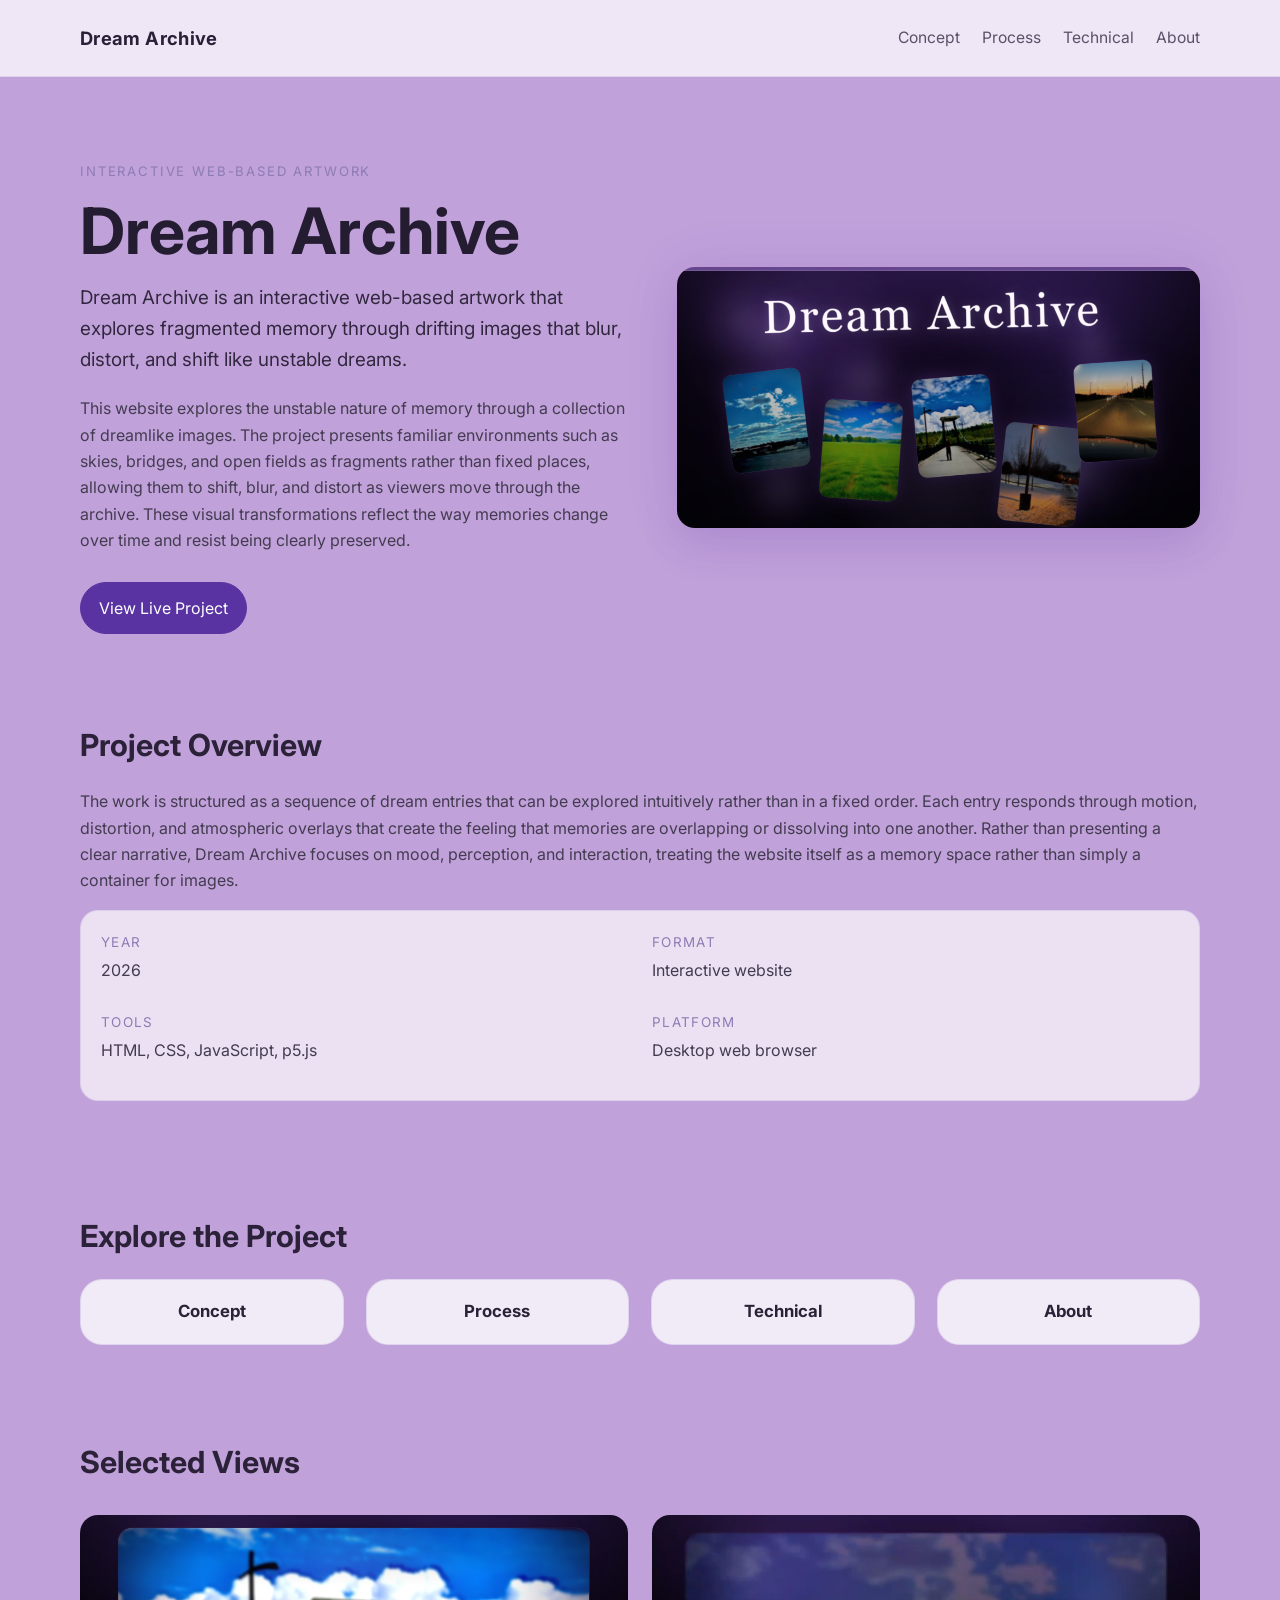
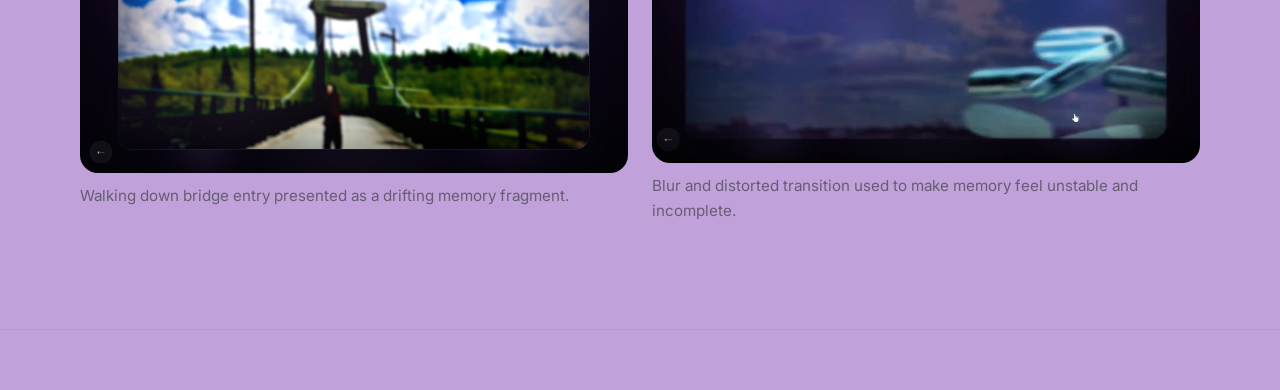
<file: index.html>
<!DOCTYPE html>
<html lang="en">
<head>
  <meta charset="UTF-8" />
  <meta name="viewport" content="width=device-width, initial-scale=1.0" />
  <title>Dream Archive</title>
  <link rel="preconnect" href="https://fonts.googleapis.com" />
  <link rel="preconnect" href="https://fonts.gstatic.com" crossorigin />
  <link href="https://fonts.googleapis.com/css2?family=Inter:wght@300;400;600;700&display=swap" rel="stylesheet" />
  <link rel="stylesheet" href="style.css" />
</head>
<body>
  <header class="site-header">
    <div class="container nav-wrap">
      <a href="index.html" class="site-title">Dream Archive</a>
      <nav class="site-nav">
        <a href="concept.html">Concept</a>
        <a href="process.html">Process</a>
        <a href="technical.html">Technical</a>
        <a href="about.html">About</a>
      </nav>
    </div>
  </header>

  <main>
    <section class="hero">
      <div class="container hero-grid">
        <div class="hero-text">
          <p class="eyebrow">Interactive Web-Based Artwork</p>
          <h1>Dream Archive</h1>

          <p class="one-line">
            Dream Archive is an interactive web-based artwork that explores fragmented memory through drifting images that blur, distort, and shift like unstable dreams.
          </p>

          <p class="overview">
           This website explores the unstable nature of memory through a collection of dreamlike images. The project presents familiar environments such as skies, bridges, and open fields as fragments rather than fixed places, allowing them to shift, blur, and distort as viewers move through the archive. These visual transformations reflect the way memories change over time and resist being clearly preserved.
          </p>

          <div class="button-group">
            <a class="button primary" href="https://kissafatima114.github.io/dreamarchive/" target="_blank">View Live Project</a>
            
          </div>
        </div>

        <div class="hero-media">
          <img src="images/hero.jpg" alt="Homepage view of Dream Archive" />
        </div>
      </div>
    </section>

    <section class="container section">
      <div class="section-heading">
        <h2>Project Overview</h2>
      </div>

      <p class="section-text">
        The work is structured as a sequence of dream entries that can be explored intuitively rather than in a fixed order. Each entry responds through motion, distortion, and atmospheric overlays that create the feeling that memories are overlapping or dissolving into one another. Rather than presenting a clear narrative, Dream Archive focuses on mood, perception, and interaction, treating the website itself as a memory space rather than simply a container for images.
      </p>

      <div class="project-details">
        <div class="details-grid">
          <div class="detail-item">
            <span>Year</span>
            <p>2026</p>
          </div>
          <div class="detail-item">
            <span>Format</span>
            <p>Interactive website</p>
          </div>
          <div class="detail-item">
            <span>Tools</span>
            <p>HTML, CSS, JavaScript, p5.js</p>
          </div>
          <div class="detail-item">
            <span>Platform</span>
            <p>Desktop web browser</p>
          </div>
        </div>
      </div>
    </section>

    <section class="container section">
      <div class="section-heading">
        <h2>Explore the Project</h2>
      </div>

      <div class="card-grid small-cards">

  <a class="card" href="concept.html">
    <h3>Concept</h3>
  </a>

  <a class="card" href="process.html">
    <h3>Process</h3>
  </a>

  <a class="card" href="technical.html">
    <h3>Technical</h3>
  </a>

  <a class="card" href="about.html">
    <h3>About</h3>
  </a>

</div>
    </section>

    <section class="container section">
      <div class="section-heading">
        <h2>Selected Views</h2>
      </div>

      <div class="image-grid">
        <figure>
          <img src="images/entry1.jpg" alt="Dream Archive landscape entry" />
          <figcaption>Walking down bridge entry presented as a drifting memory fragment.</figcaption>
        </figure>

        <figure>
          <img src="images/entry2.jpg" alt="Dream Archive blurred transition" />
          <figcaption>Blur and distorted transition used to make memory feel unstable and incomplete.</figcaption>
        </figure>
      </div>
    </section>
  </main>

  <footer class="site-footer">
    <div class="container footer-wrap">
    
   
    </div>
  </footer>
</body>
</html>
</file>
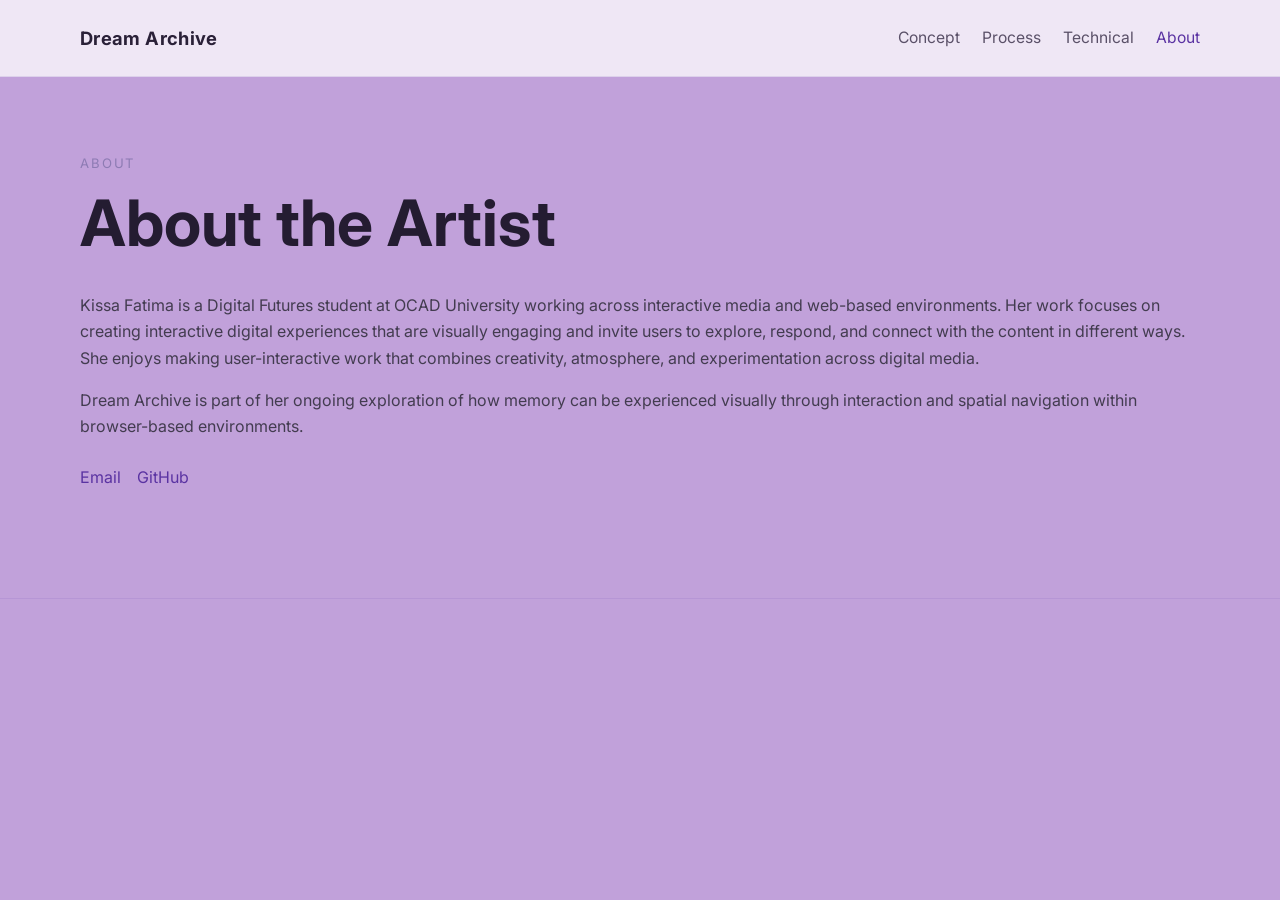
<file: about.html>
<!DOCTYPE html>
<html lang="en">
<head>
  <meta charset="UTF-8" />
  <meta name="viewport" content="width=device-width, initial-scale=1.0" />
  <title>About | Dream Archive</title>
  <link rel="preconnect" href="https://fonts.googleapis.com" />
  <link rel="preconnect" href="https://fonts.gstatic.com" crossorigin />
  <link href="https://fonts.googleapis.com/css2?family=Inter:wght@300;400;600;700&display=swap" rel="stylesheet" />
  <link rel="stylesheet" href="style.css" />
</head>
<body>
  <header class="site-header">
    <div class="container nav-wrap">
      <a href="index.html" class="site-title">Dream Archive</a>
      <nav class="site-nav">
        <a href="concept.html">Concept</a>
        <a href="process.html">Process</a>
        <a href="technical.html">Technical</a>
        <a href="about.html" class="active">About</a>
      </nav>
    </div>
  </header>

  <main class="container page">
    <p class="eyebrow">About</p>
    <h1>About the Artist</h1>

    <div class="text-block">

    </div>

      <div class="about-text">
        <p>
          Kissa Fatima is a Digital Futures student at OCAD University working across interactive media and web-based environments. Her work focuses on creating interactive digital experiences that are visually engaging and invite users to explore, respond, and connect with the content in different ways. She enjoys making user-interactive work that combines creativity, atmosphere, and experimentation across digital media.
        </p>

        <p>
          Dream Archive is part of her ongoing exploration of how memory can be experienced visually through interaction and spatial navigation within browser-based environments.
        </p>

        <div class="link-list">
          <a href="mailto:kissafatima114@yahoo.com">Email</a>
          <a href="https://github.com/kissafatima114" target="_blank">GitHub</a>
        
        </div>
      </div>
    </div>
  </main>

  <footer class="site-footer">
    <div class="container footer-wrap">
      
     
    </div>
  </footer>
</body>
</html>
</file>
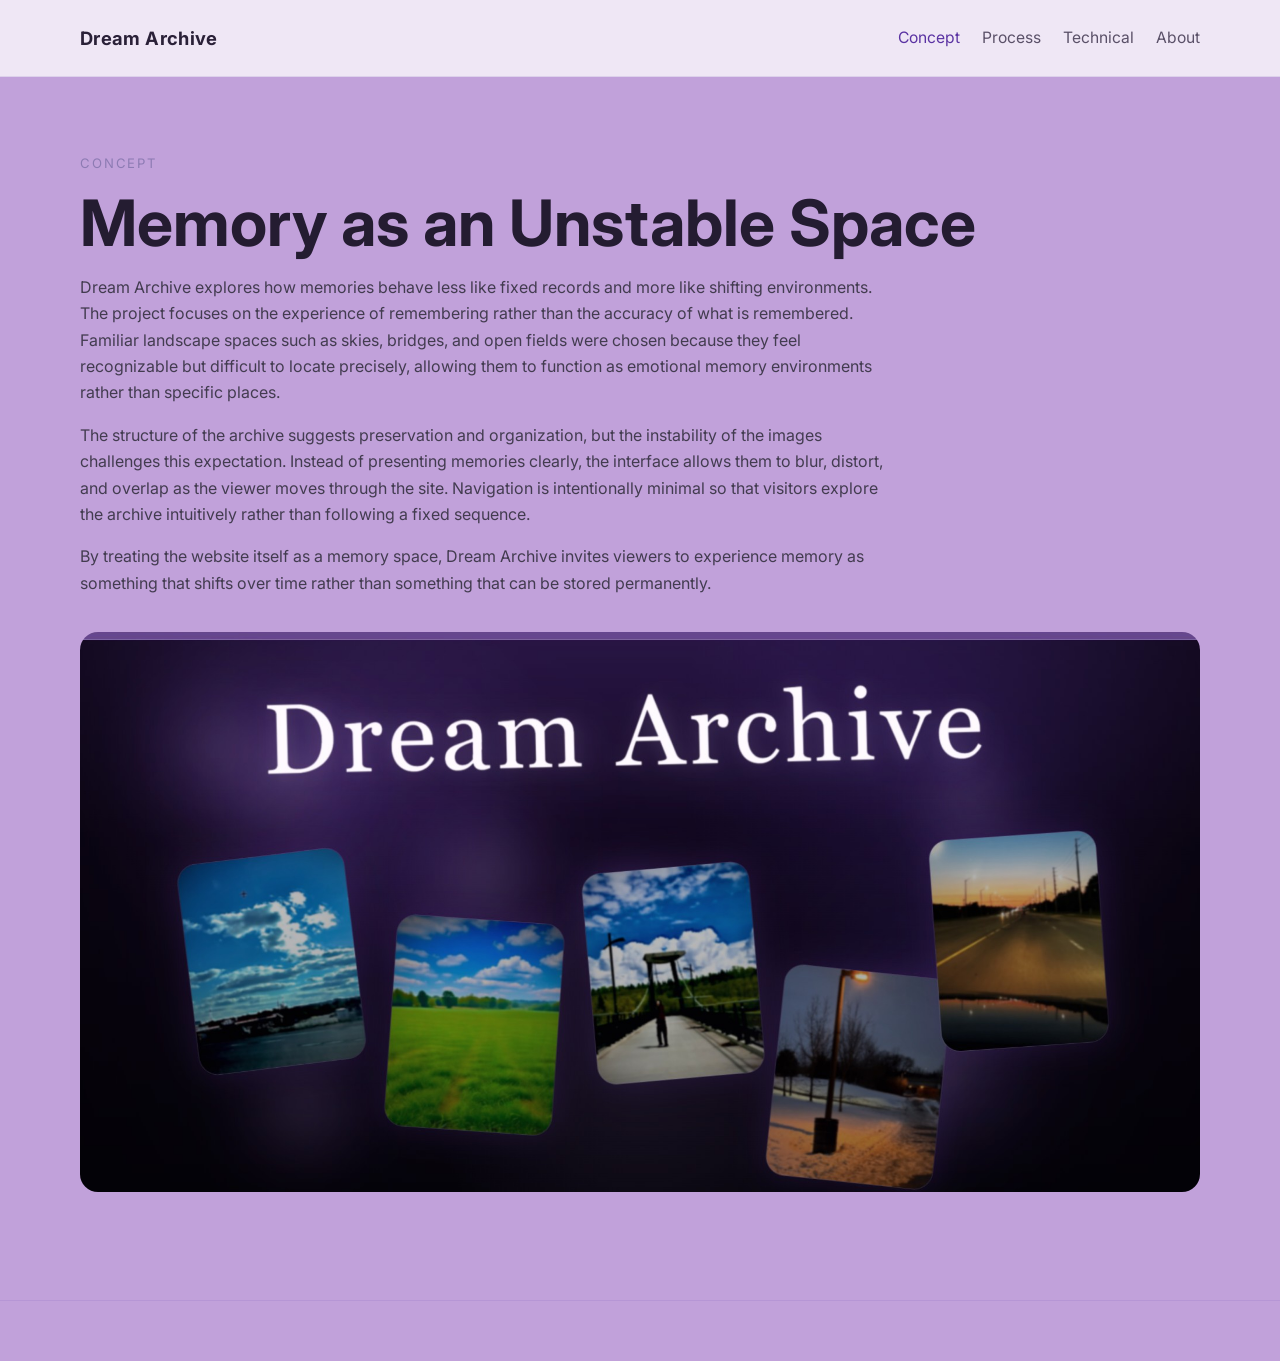
<file: concept.html>
<!DOCTYPE html>
<html lang="en">
<head>
  <meta charset="UTF-8" />
  <meta name="viewport" content="width=device-width, initial-scale=1.0" />
  <title>Concept | Dream Archive</title>
  <link rel="preconnect" href="https://fonts.googleapis.com" />
  <link rel="preconnect" href="https://fonts.gstatic.com" crossorigin />
  <link href="https://fonts.googleapis.com/css2?family=Inter:wght@300;400;600;700&display=swap" rel="stylesheet" />
  <link rel="stylesheet" href="style.css" />
</head>
<body>
  <header class="site-header">
    <div class="container nav-wrap">
      <a href="index.html" class="site-title">Dream Archive</a>
      <nav class="site-nav">
        <a href="concept.html" class="active">Concept</a>
        <a href="process.html">Process</a>
        <a href="technical.html">Technical</a>
        <a href="about.html">About</a>
      </nav>
    </div>
  </header>

  <main class="container page">
    <p class="eyebrow">Concept</p>
    <h1>Memory as an Unstable Space</h1>

    <div class="text-block">
      <p>
        Dream Archive explores how memories behave less like fixed records and more like shifting environments. The project focuses on the experience of remembering rather than the accuracy of what is remembered. Familiar landscape spaces such as skies, bridges, and open fields were chosen because they feel recognizable but difficult to locate precisely, allowing them to function as emotional memory environments rather than specific places.
      </p>

      <p>
        The structure of the archive suggests preservation and organization, but the instability of the images challenges this expectation. Instead of presenting memories clearly, the interface allows them to blur, distort, and overlap as the viewer moves through the site. Navigation is intentionally minimal so that visitors explore the archive intuitively rather than following a fixed sequence.
      </p>

      <p>
        By treating the website itself as a memory space, Dream Archive invites viewers to experience memory as something that shifts over time rather than something that can be stored permanently.
      </p>
    </div>

    <div class="wide-image">
      <img src="images/hero.jpg" alt="Dream Archive interface showing dreamlike imagery" />
    </div>
  </main>

  <footer class="site-footer">
    <div class="container footer-wrap">
   
     
    </div>
  </footer>
</body>
</html>
</file>
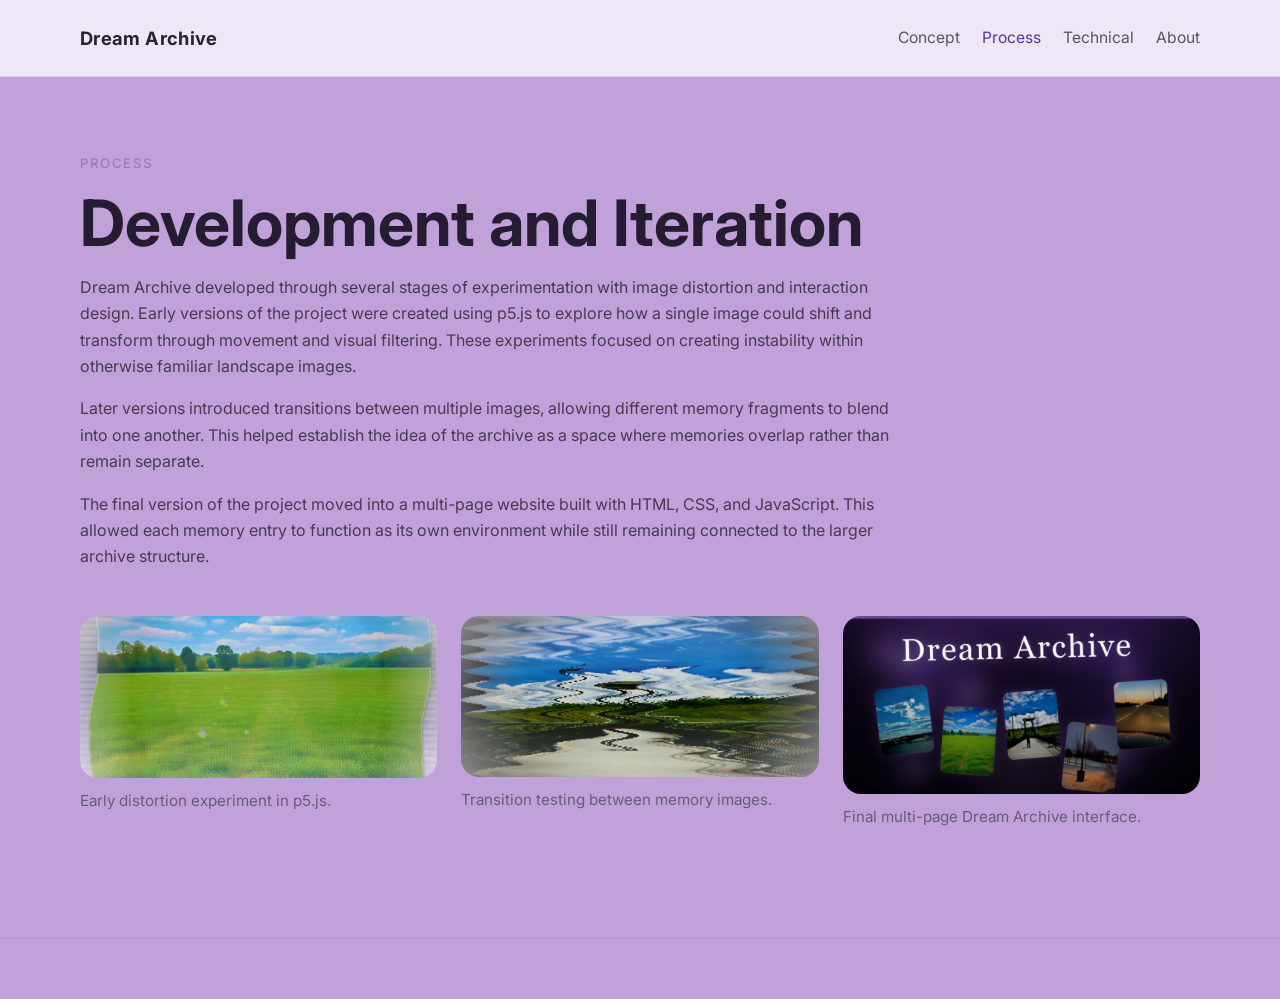
<file: process.html>
<!DOCTYPE html>
<html lang="en">
<head>
  <meta charset="UTF-8" />
  <meta name="viewport" content="width=device-width, initial-scale=1.0" />
  <title>Process | Dream Archive</title>
  <link rel="preconnect" href="https://fonts.googleapis.com" />
  <link rel="preconnect" href="https://fonts.gstatic.com" crossorigin />
  <link href="https://fonts.googleapis.com/css2?family=Inter:wght@300;400;600;700&display=swap" rel="stylesheet" />
  <link rel="stylesheet" href="style.css" />
</head>
<body>
  <header class="site-header">
    <div class="container nav-wrap">
      <a href="index.html" class="site-title">Dream Archive</a>
      <nav class="site-nav">
        <a href="concept.html">Concept</a>
        <a href="process.html" class="active">Process</a>
        <a href="technical.html">Technical</a>
        <a href="about.html">About</a>
      </nav>
    </div>
  </header>

  <main class="container page">
    <p class="eyebrow">Process</p>
    <h1>Development and Iteration</h1>

    <div class="text-block">
      <p>
        Dream Archive developed through several stages of experimentation with image distortion and interaction design. Early versions of the project were created using p5.js to explore how a single image could shift and transform through movement and visual filtering. These experiments focused on creating instability within otherwise familiar landscape images.
      </p>

      <p>
        Later versions introduced transitions between multiple images, allowing different memory fragments to blend into one another. This helped establish the idea of the archive as a space where memories overlap rather than remain separate.
      </p>

      <p>
        The final version of the project moved into a multi-page website built with HTML, CSS, and JavaScript. This allowed each memory entry to function as its own environment while still remaining connected to the larger archive structure.
      </p>
    </div>

    <div class="image-grid process-grid">
      <figure>
        <img src="images/process1.jpg" alt="Early p5.js distortion experiment" />
        <figcaption>Early distortion experiment in p5.js.</figcaption>
      </figure>

      <figure>
        <img src="images/process2.jpg" alt="Transition testing between dream images" />
        <figcaption>Transition testing between memory images.</figcaption>
      </figure>

      <figure>
        <img src="images/hero.jpg" alt="Final Dream Archive interface" />
        <figcaption>Final multi-page Dream Archive interface.</figcaption>
      </figure>
    </div>
  </main>

  <footer class="site-footer">
    <div class="container footer-wrap">
    
      
    </div>
  </footer>
</body>
</html>
</file>
<file: style.css>
* {
  margin: 0;
  padding: 0;
  box-sizing: border-box;
}

html {
  scroll-behavior: smooth;
}

body {
  font-family: "Inter", sans-serif;
  color: #3d2f5a;
  background: #c1a1da;
  line-height: 1.65;
}

img {
  width: 100%;
  display: block;
  border-radius: 18px;
}

a {
  text-decoration: none;
  color: inherit;
}

.container {
  width: min(1120px, calc(100% - 48px));
  margin: 0 auto;
}

.site-header {
  position: sticky;
  top: 0;
  z-index: 1000;
  background: rgba(243, 237, 248, 0.92);
  backdrop-filter: blur(12px);
  border-bottom: 1px solid rgba(90, 51, 162, 0.12);
}

.nav-wrap {
  min-height: 76px;
  display: flex;
  align-items: center;
  justify-content: space-between;
  gap: 24px;
}

.site-title {
  font-size: 1.15rem;
  font-weight: 700;
  letter-spacing: 0.02em;
  color: #2a2138;
}

.site-nav {
  display: flex;
  flex-wrap: wrap;
  gap: 22px;
}

.site-nav a {
  color: #5a5168;
  font-size: 0.98rem;
  transition: color 0.2s ease;
}

.site-nav a:hover,
.site-nav a.active {
  color: #5a33a2;
}

.hero {
  padding: 84px 0 52px;
}

.hero-grid {
  display: grid;
  grid-template-columns: 1.05fr 1fr;
  gap: 48px;
  align-items: center;
}

.hero-media img {
  box-shadow:
    0 18px 40px rgba(90, 51, 162, 0.14),
    0 0 60px rgba(90, 51, 162, 0.08);
}

.eyebrow {
  font-size: 0.82rem;
  text-transform: uppercase;
  letter-spacing: 0.14em;
  color: #8d7bb3;
  margin-bottom: 14px;
}

h1 {
  font-size: clamp(2.6rem, 5vw, 4.7rem);
  line-height: 1.05;
  margin-bottom: 18px;
  color: #241c31;
}

h2 {
  font-size: 1.9rem;
  margin-bottom: 14px;
  color: #2b2239;
}

h3 {
  font-size: 1.2rem;
  margin-bottom: 10px;
  color: #2a2237;
}

.one-line {
  font-size: 1.18rem;
  color: #31283f;
  margin-bottom: 20px;
  max-width: 700px;
}

.overview,
.section-text,
.text-block p,
.about-text p,
.project-details p {
  font-size: 1rem;
  color: #433c50;
  margin-bottom: 16px;
}

.button-group {
  display: flex;
  flex-wrap: wrap;
  gap: 14px;
  margin-top: 28px;
}

.button {
  display: inline-block;
  padding: 12px 18px;
  border-radius: 999px;
  border: 1px solid #c9bbdf;
  color: #5a33a2;
  background: transparent;
  transition: all 0.2s ease;
}

.button:hover {
  border-color: #5a33a2;
  transform: translateY(-1px);
}

.button.primary {
  background: #5a33a2;
  border-color: #5a33a2;
  color: #ffffff;
}

.button.primary:hover {
  opacity: 0.95;
}

.section {
  padding: 34px 0 58px;
}

.section-heading {
  margin-bottom: 18px;
}

.card-grid {
  display: grid;
  grid-template-columns: repeat(2, minmax(0, 1fr));
  gap: 22px;
}

.card {
  background: rgba(255, 255, 255, 0.78);
  border: 1px solid rgba(90, 51, 162, 0.12);
  border-radius: 22px;
  padding: 24px;
  transition: transform 0.2s ease, border-color 0.2s ease;
}
.small-cards {
  grid-template-columns: repeat(4, minmax(0, 1fr));
}

.small-cards .card {
  padding: 18px 12px;
  text-align: center;
}

.small-cards .card h3 {
  margin: 0;
  font-size: 1.05rem;
}

.card:hover {
  transform: translateY(-4px);
  border-color: rgba(90, 51, 162, 0.4);
}

.card p {
  color: #51495f;
}

.image-grid {
  display: grid;
  grid-template-columns: repeat(2, minmax(0, 1fr));
  gap: 24px;
}

.image-grid figure,
.wide-image,
.about-image {
  margin-top: 10px;
}

figcaption {
  margin-top: 10px;
  color: #655d74;
  font-size: 0.95rem;
}

.page {
  padding: 76px 0 60px;
}

.text-block {
  max-width: 820px;
  margin-bottom: 36px;
}

.wide-image img {
  max-height: 640px;
  object-fit: cover;
}

.process-grid {
  grid-template-columns: repeat(3, minmax(0, 1fr));
}
/* hi */
.tools-section {
  margin: 40px 0;
  padding: 24px;
  background: rgba(255, 255, 255, 0.7);
  border: 1px solid rgba(90, 51, 162, 0.1);
  border-radius: 20px;
}

.tool-list {
  padding-left: 20px;
  color: #433c50;
}

.tool-list li {
  margin-bottom: 8px;
}

.project-details {
  margin-top: 8px;
  margin-bottom: 18px;
  padding: 20px;
  background: rgba(255, 255, 255, 0.68);
  border: 1px solid rgba(90, 51, 162, 0.1);
  border-radius: 18px;
}

.details-grid {
  display: grid;
  grid-template-columns: repeat(2, minmax(0, 1fr));
  gap: 12px 24px;
}

.detail-item span {
  display: block;
  font-size: 0.84rem;
  text-transform: uppercase;
  letter-spacing: 0.1em;
  color: #8d7bb3;
  margin-bottom: 4px;
}

.about-grid {
  display: grid;
  grid-template-columns: 340px 1fr;
  gap: 40px;
  align-items: start;
}

.link-list {
  display: flex;
  flex-wrap: wrap;
  gap: 16px;
  margin-top: 24px;
}

.link-list a {
  color: #5a33a2;
}

.link-list a:hover,
.footer-links a:hover {
  text-decoration: underline;
}

.site-footer {
  border-top: 1px solid rgba(90, 51, 162, 0.1);
  margin-top: 48px;
  padding: 24px 0 36px;
}

.footer-wrap {
  display: flex;
  justify-content: space-between;
  gap: 20px;
  flex-wrap: wrap;
  color: #61596f;
}

.footer-links {
  display: flex;
  flex-wrap: wrap;
  gap: 18px;
}

@media (max-width: 900px) {
  .hero-grid,
  .about-grid,
  .image-grid,
  .card-grid,
  .process-grid,
  .details-grid {
    grid-template-columns: 1fr;
  }

  .hero {
    padding-top: 52px;
  }

  .nav-wrap {
    flex-direction: column;
    align-items: flex-start;
    padding: 14px 0;
  }
}

@media (max-width: 560px) {
  .container {
    width: min(100% - 28px, 1120px);
  }

  .button-group {
    flex-direction: column;
    align-items: flex-start;
  }

  .site-nav {
    gap: 14px;
  }
}
video {
  width: 100%;
  border-radius: 18px;
  box-shadow:
    0 20px 40px rgba(90, 51, 162, 0.12),
    0 0 40px rgba(90, 51, 162, 0.08);
}
</file>
